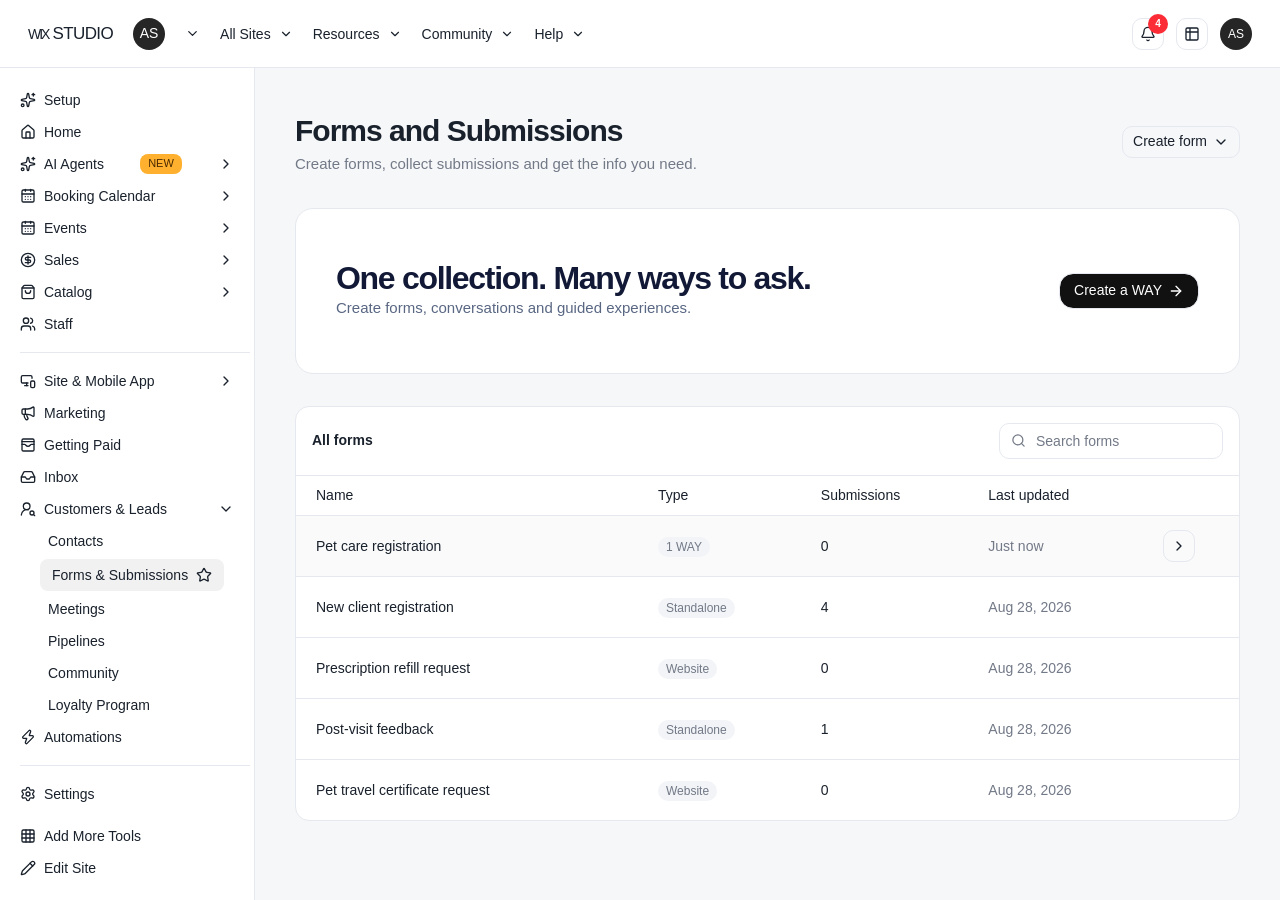
<file: index.html>
<!doctype html>
<html lang="en">
  <head>
    <meta charset="UTF-8" />
    <meta name="viewport" content="width=device-width, initial-scale=1.0" />
    <meta
      name="description"
      content="Create and shape multiple WAYS in one connected collection."
    />
    <title>Wix Ways — Interactive Concept</title>
    <script type="module" crossorigin src="./assets/index-cMQGK1eN.js"></script>
    <link rel="stylesheet" crossorigin href="./assets/index-DiE03T3i.css">
  </head>
  <body>
    <div id="root"></div>
  </body>
</html>
</file>
